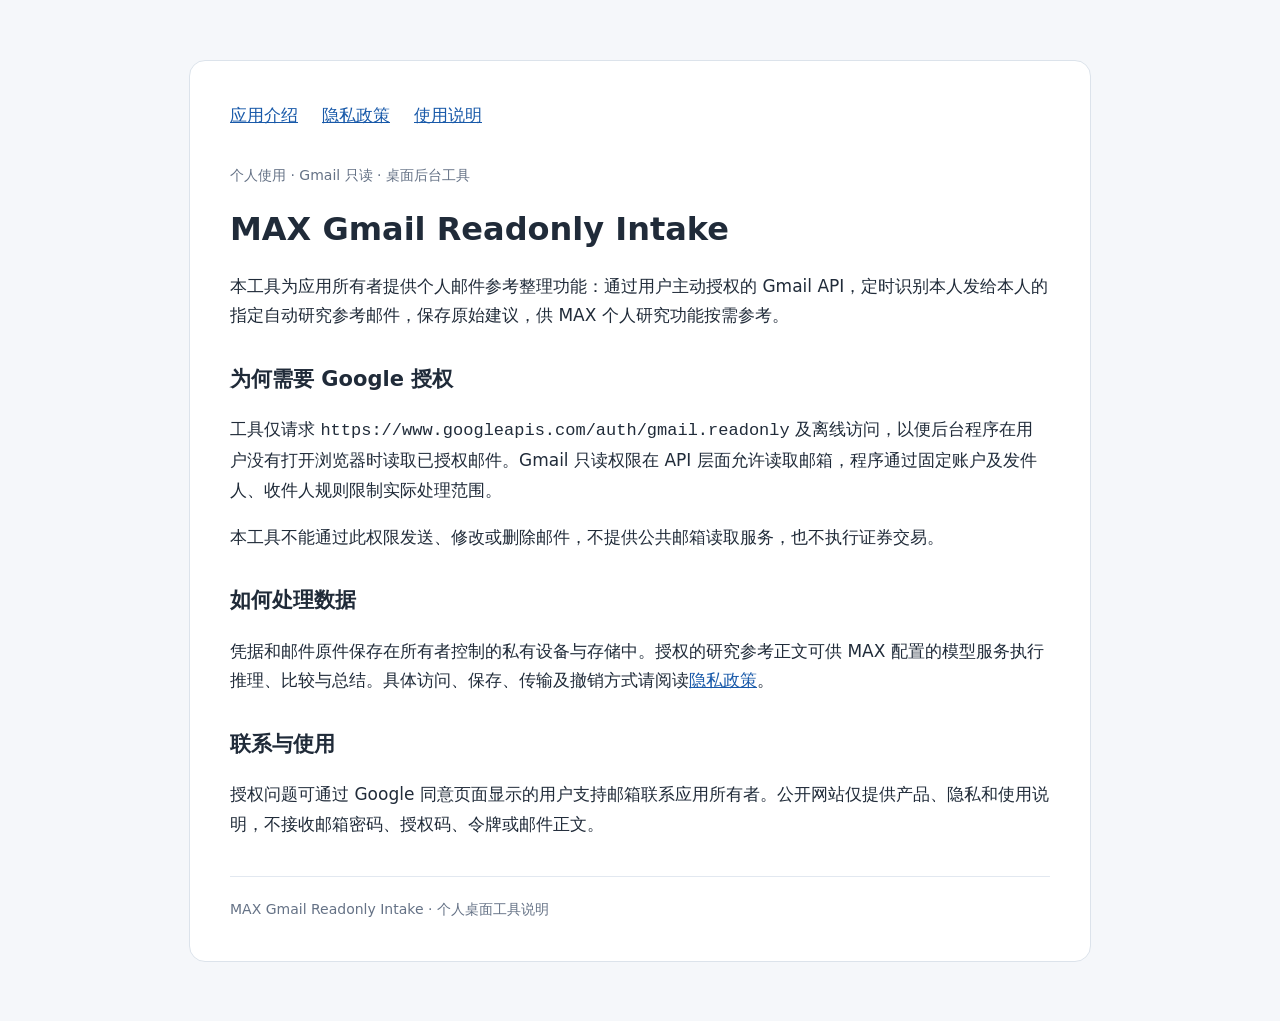
<file: index.html>
<!doctype html>
<html lang="zh-CN"><head><meta name="google-site-verification" content="N1Rurd7FrughZqT5VUWlLMLkwoqgz6qU3SFb2XH9d9k" /><meta charset="utf-8"><meta name="viewport" content="width=device-width,initial-scale=1"><title>MAX Gmail Readonly Intake</title><meta name="description" content="MAX Gmail Readonly Intake 个人只读邮件工具的用途、隐私政策与使用说明。"><link rel="stylesheet" href="style.css"></head><body><main><nav aria-label="页面导航"><a href="index.html">应用介绍</a><a href="privacy.html">隐私政策</a><a href="terms.html">使用说明</a></nav><p class="eyebrow">个人使用 · Gmail 只读 · 桌面后台工具</p><h1>MAX Gmail Readonly Intake</h1><p>本工具为应用所有者提供个人邮件参考整理功能：通过用户主动授权的 Gmail API，定时识别本人发给本人的指定自动研究参考邮件，保存原始建议，供 MAX 个人研究功能按需参考。</p><h2>为何需要 Google 授权</h2><p>工具仅请求 <code>https://www.googleapis.com/auth/gmail.readonly</code> 及离线访问，以便后台程序在用户没有打开浏览器时读取已授权邮件。Gmail 只读权限在 API 层面允许读取邮箱，程序通过固定账户及发件人、收件人规则限制实际处理范围。</p><p>本工具不能通过此权限发送、修改或删除邮件，不提供公共邮箱读取服务，也不执行证券交易。</p><h2>如何处理数据</h2><p>凭据和邮件原件保存在所有者控制的私有设备与存储中。授权的研究参考正文可供 MAX 配置的模型服务执行推理、比较与总结。具体访问、保存、传输及撤销方式请阅读<a href="privacy.html">隐私政策</a>。</p><h2>联系与使用</h2><p>授权问题可通过 Google 同意页面显示的用户支持邮箱联系应用所有者。公开网站仅提供产品、隐私和使用说明，不接收邮箱密码、授权码、令牌或邮件正文。</p><footer>MAX Gmail Readonly Intake · 个人桌面工具说明</footer></main></body></html>
</file>
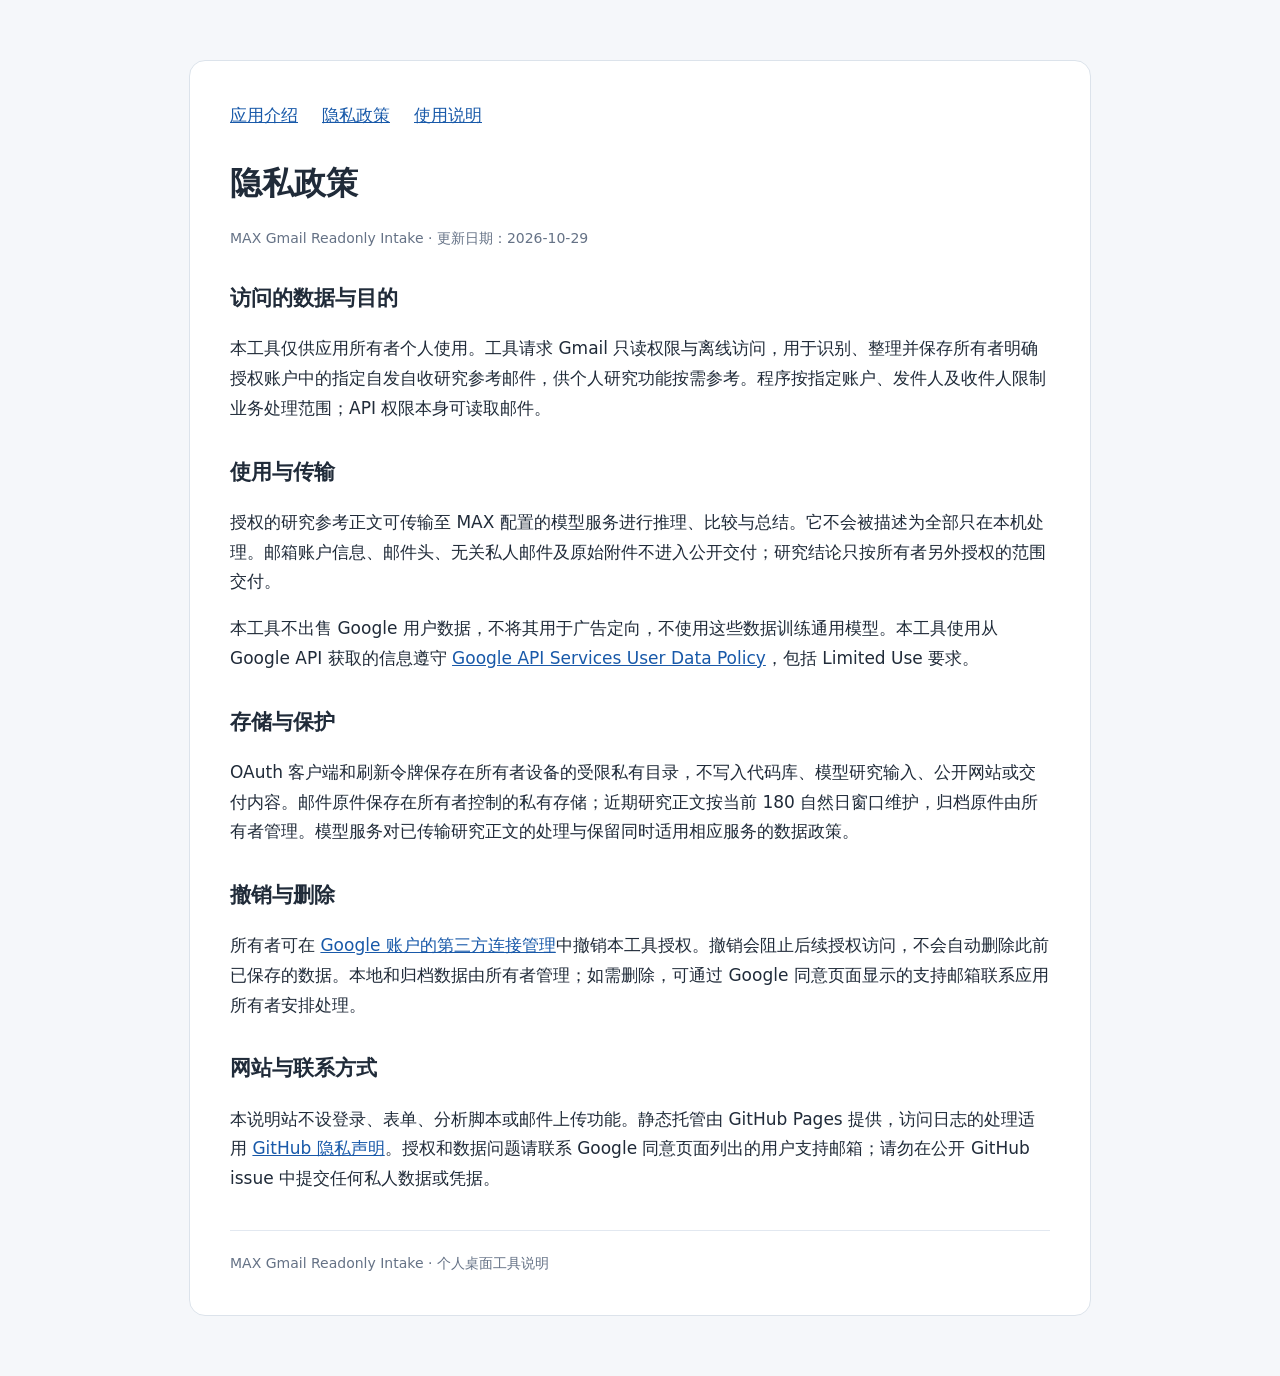
<file: privacy.html>
<!doctype html>
<html lang="zh-CN"><head><meta charset="utf-8"><meta name="viewport" content="width=device-width,initial-scale=1"><title>隐私政策 · MAX Gmail Readonly Intake</title><meta name="description" content="MAX Gmail Readonly Intake 个人只读邮件工具的用途、隐私政策与使用说明。"><link rel="stylesheet" href="style.css"></head><body><main><nav aria-label="页面导航"><a href="index.html">应用介绍</a><a href="privacy.html">隐私政策</a><a href="terms.html">使用说明</a></nav><h1>隐私政策</h1><p class="eyebrow">MAX Gmail Readonly Intake · 更新日期：2026-10-29</p><h2>访问的数据与目的</h2><p>本工具仅供应用所有者个人使用。工具请求 Gmail 只读权限与离线访问，用于识别、整理并保存所有者明确授权账户中的指定自发自收研究参考邮件，供个人研究功能按需参考。程序按指定账户、发件人及收件人限制业务处理范围；API 权限本身可读取邮件。</p><h2>使用与传输</h2><p>授权的研究参考正文可传输至 MAX 配置的模型服务进行推理、比较与总结。它不会被描述为全部只在本机处理。邮箱账户信息、邮件头、无关私人邮件及原始附件不进入公开交付；研究结论只按所有者另外授权的范围交付。</p><p>本工具不出售 Google 用户数据，不将其用于广告定向，不使用这些数据训练通用模型。本工具使用从 Google API 获取的信息遵守 <a href="https://developers.google.com/terms/api-services-user-data-policy">Google API Services User Data Policy</a>，包括 Limited Use 要求。</p><h2>存储与保护</h2><p>OAuth 客户端和刷新令牌保存在所有者设备的受限私有目录，不写入代码库、模型研究输入、公开网站或交付内容。邮件原件保存在所有者控制的私有存储；近期研究正文按当前 180 自然日窗口维护，归档原件由所有者管理。模型服务对已传输研究正文的处理与保留同时适用相应服务的数据政策。</p><h2>撤销与删除</h2><p>所有者可在 <a href="https://myaccount.google.com/connections">Google 账户的第三方连接管理</a>中撤销本工具授权。撤销会阻止后续授权访问，不会自动删除此前已保存的数据。本地和归档数据由所有者管理；如需删除，可通过 Google 同意页面显示的支持邮箱联系应用所有者安排处理。</p><h2>网站与联系方式</h2><p>本说明站不设登录、表单、分析脚本或邮件上传功能。静态托管由 GitHub Pages 提供，访问日志的处理适用 <a href="https://docs.github.com/en/site-policy/privacy-policies/github-privacy-statement">GitHub 隐私声明</a>。授权和数据问题请联系 Google 同意页面列出的用户支持邮箱；请勿在公开 GitHub issue 中提交任何私人数据或凭据。</p><footer>MAX Gmail Readonly Intake · 个人桌面工具说明</footer></main></body></html>
</file>
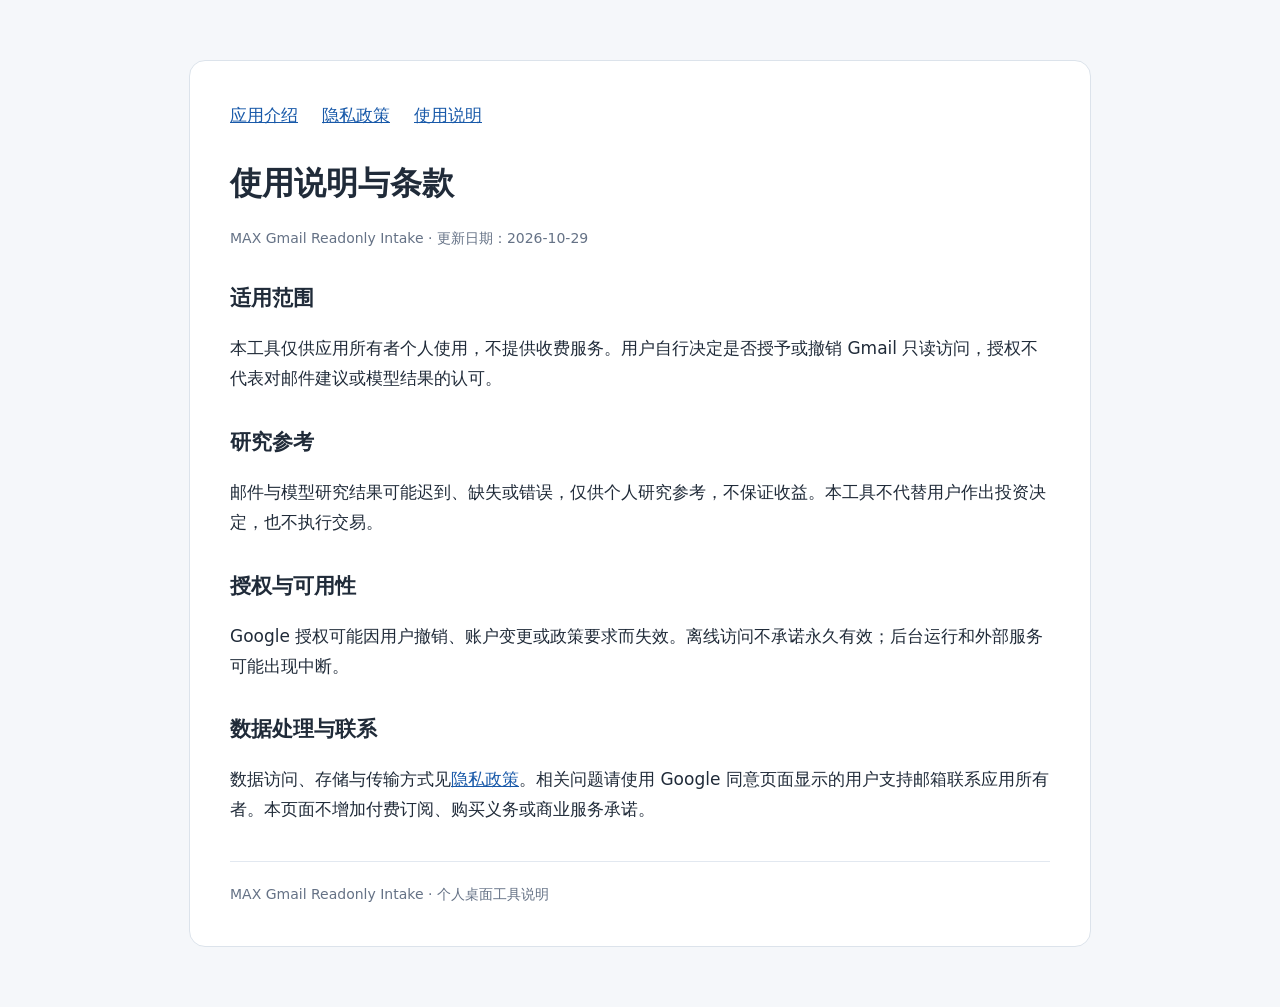
<file: terms.html>
<!doctype html>
<html lang="zh-CN"><head><meta charset="utf-8"><meta name="viewport" content="width=device-width,initial-scale=1"><title>使用说明 · MAX Gmail Readonly Intake</title><meta name="description" content="MAX Gmail Readonly Intake 个人只读邮件工具的用途、隐私政策与使用说明。"><link rel="stylesheet" href="style.css"></head><body><main><nav aria-label="页面导航"><a href="index.html">应用介绍</a><a href="privacy.html">隐私政策</a><a href="terms.html">使用说明</a></nav><h1>使用说明与条款</h1><p class="eyebrow">MAX Gmail Readonly Intake · 更新日期：2026-10-29</p><h2>适用范围</h2><p>本工具仅供应用所有者个人使用，不提供收费服务。用户自行决定是否授予或撤销 Gmail 只读访问，授权不代表对邮件建议或模型结果的认可。</p><h2>研究参考</h2><p>邮件与模型研究结果可能迟到、缺失或错误，仅供个人研究参考，不保证收益。本工具不代替用户作出投资决定，也不执行交易。</p><h2>授权与可用性</h2><p>Google 授权可能因用户撤销、账户变更或政策要求而失效。离线访问不承诺永久有效；后台运行和外部服务可能出现中断。</p><h2>数据处理与联系</h2><p>数据访问、存储与传输方式见<a href="privacy.html">隐私政策</a>。相关问题请使用 Google 同意页面显示的用户支持邮箱联系应用所有者。本页面不增加付费订阅、购买义务或商业服务承诺。</p><footer>MAX Gmail Readonly Intake · 个人桌面工具说明</footer></main></body></html>
</file>
<file: style.css>
body{margin:0;background:#f5f7fa;color:#202b39;font:17px/1.75 system-ui,-apple-system,sans-serif}main{max-width:820px;margin:60px auto;padding:40px;background:white;border:1px solid #dce3eb;border-radius:16px}nav{display:flex;gap:24px;flex-wrap:wrap;margin:0 0 32px}a{color:#1859a9}h1{font-size:32px;line-height:1.3}h2{font-size:21px;margin-top:30px}.eyebrow,footer{color:#657286;font-size:14px}footer{margin-top:36px;border-top:1px solid #e2e8f0;padding-top:20px}@media(max-width:650px){main{margin:16px;padding:24px}}
</file>
